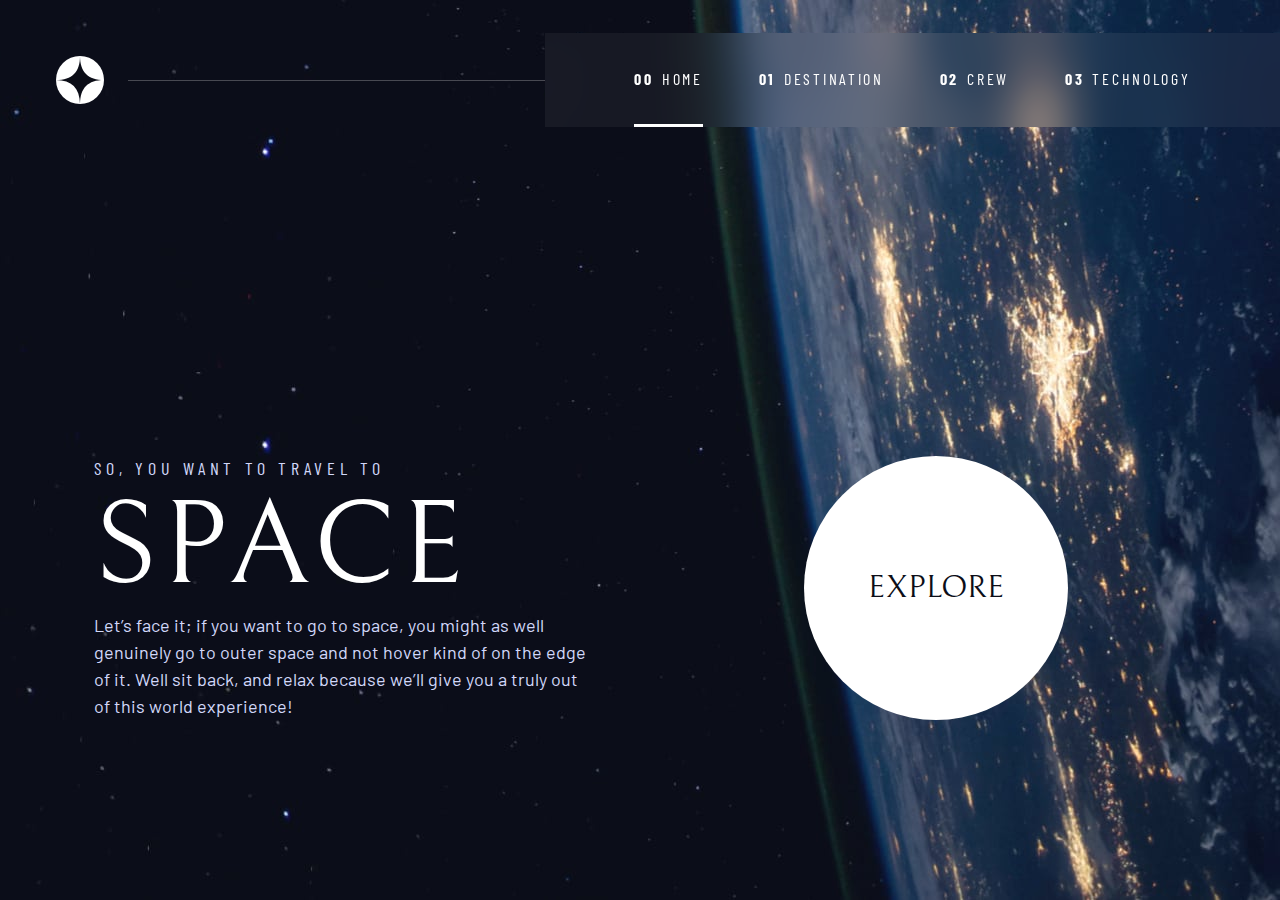
<file: src/index.html>
<!DOCTYPE html>
<html lang="en">
  <head>
    <meta charset="UTF-8" />
    <meta name="viewport" content="width=device-width, initial-scale=1.0" />

    <link
      rel="icon"
      type="image/png"
      sizes="32x32"
      href="./assets/favicon-32x32.png"
    />
    <!-- Google fonts -->
    <link rel="preconnect" href="https://fonts.googleapis.com" />
    <link rel="preconnect" href="https://fonts.gstatic.com" crossorigin />
    <link
      href="https://fonts.googleapis.com/css2?family=Barlow+Condensed:wght@400;700&family=Bellefair&family=Barlow:wght@400;700&display=swap"
      rel="stylesheet"
    />

    <!-- Our custom CSS -->
    <link rel="stylesheet" href="index.css" />
    <title>Frontend Mentor | Space tourism website</title>
    <script src="navigation.js" defer></script>
  </head>
  <body class="home">
    <a class="skip-to-content" href="#main">Skip to content</a>
    <header class="primary-header flex">
      <div>
        <img
          src="./assets/shared/logo.svg"
          alt="space tourism logo"
          class="logo"
        />
      </div>
      <button class="mobile-nav-toggle" aria-controls="primary-navigation">
        <span class="sr-only" aria-expanded="false">Menu</span>
      </button>
      <nav>
        <ul
          id="primary-navigation"
          data-visible="false"
          class="primary-navigation underline-indicators flex"
        >
          <li class="active">
            <a
              class="ff-sans-cond fs-200 uppercase text-white letter-spacing-2"
              href="index.html"
              ><span aria-hidden="true">00</span>Home</a
            >
          </li>
          <li>
            <a
              class="ff-sans-cond fs-200 uppercase text-white letter-spacing-2"
              href="destination.html"
              ><span aria-hidden="true">01</span>Destination</a
            >
          </li>
          <li>
            <a
              class="ff-sans-cond fs-200 uppercase text-white letter-spacing-2"
              href="crew.html"
              ><span aria-hidden="true">02</span>Crew</a
            >
          </li>
          <li>
            <a
              class="ff-sans-cond fs-200 uppercase text-white letter-spacing-2"
              href="technology.html"
              ><span aria-hidden="true">03</span>Technology</a
            >
          </li>
        </ul>
      </nav>
    </header>

    <main id="main" class="grid-container grid-container--home">
      <div>
        <h1 class="text-accent fs-500 ff-sans-cond uppercase letter-spacing-1">
          So, you want to travel to
          <span class="d-block fs-900 ff-serif text-white">Space</span>
        </h1>
        <p class="text-accent">
          Let’s face it; if you want to go to space, you might as well genuinely
          go to outer space and not hover kind of on the edge of it. Well sit
          back, and relax because we’ll give you a truly out of this world
          experience!
        </p>
      </div>
      <div>
        <a
          href="destination.html"
          class="large-button uppercase ff-serif text-dark bg-white"
          >Explore</a
        >
      </div>
    </main>
  </body>
</html>
</file>
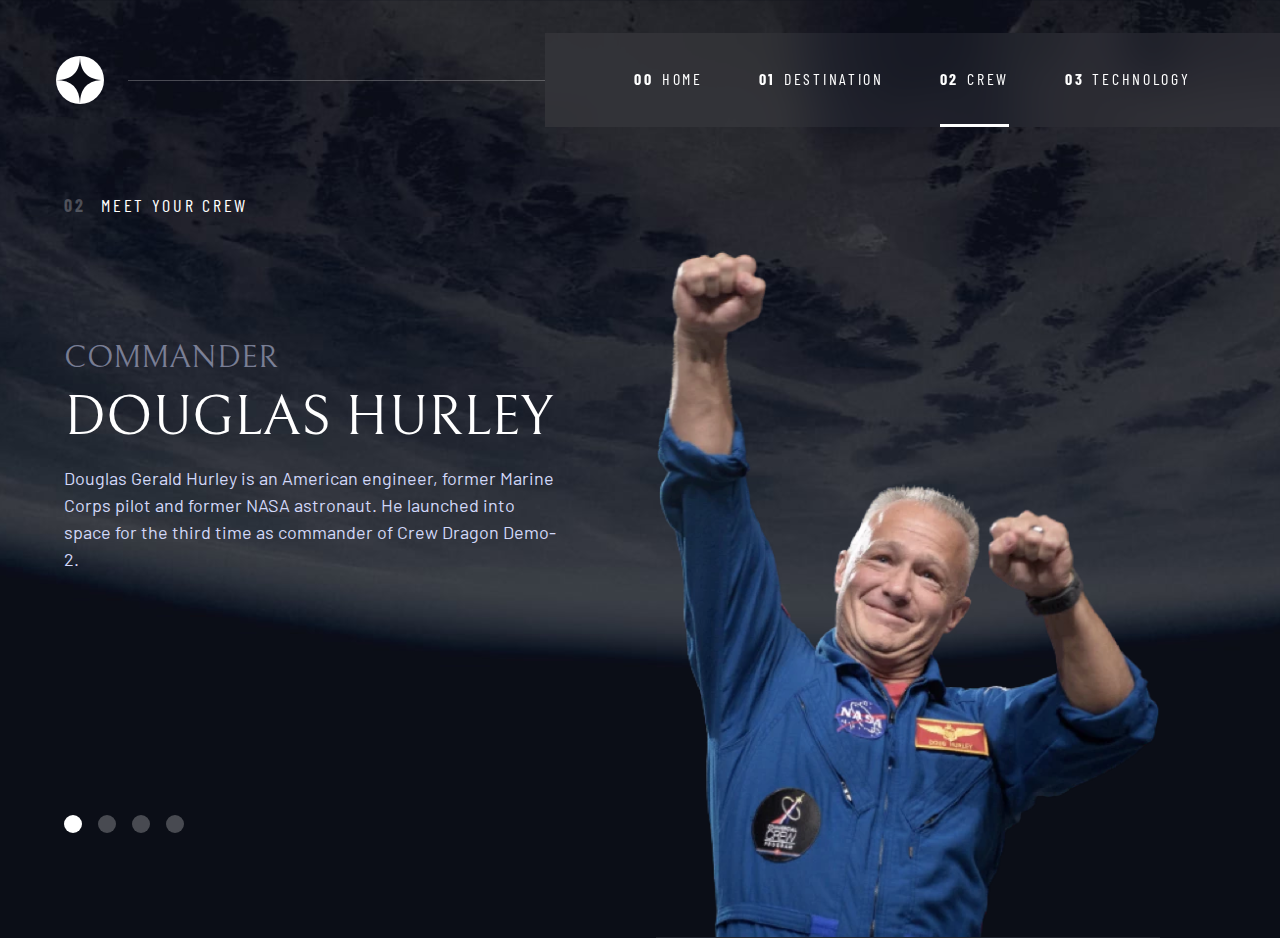
<file: src/crew.html>
<!DOCTYPE html>
<html lang="en">
  <head>
    <meta charset="UTF-8" />
    <meta name="viewport" content="width=device-width, initial-scale=1.0" />

    <link
      rel="icon"
      type="image/png"
      sizes="32x32"
      href="./assets/favicon-32x32.png"
    />
    <!-- Google fonts -->
    <link rel="preconnect" href="https://fonts.googleapis.com" />
    <link rel="preconnect" href="https://fonts.gstatic.com" crossorigin />
    <link
      href="https://fonts.googleapis.com/css2?family=Barlow+Condensed:wght@400;700&family=Bellefair&family=Barlow:wght@400;700&display=swap"
      rel="stylesheet"
    />

    <!-- Our custom CSS -->
    <link rel="stylesheet" href="index.css" />
    <title>Frontend Mentor | Space tourism website</title>
    <script src="navigation.js" defer></script>
    <script src="tabs.js" defer></script>
  </head>
  <body class="crew">
    <a class="skip-to-content" href="#main">Skip to content</a>
    <header class="primary-header flex">
      <div>
        <img
          src="./assets/shared/logo.svg"
          alt="space tourism logo"
          class="logo"
        />
      </div>
      <button class="mobile-nav-toggle" aria-controls="primary-navigation">
        <span class="sr-only" aria-expanded="false">Menu</span>
      </button>
      <nav>
        <ul
          id="primary-navigation"
          data-visible="false"
          class="primary-navigation underline-indicators flex"
        >
          <li>
            <a
              class="ff-sans-cond fs-200 uppercase text-white letter-spacing-2"
              href="index.html"
              ><span aria-hidden="true">00</span>Home</a
            >
          </li>
          <li>
            <a
              class="ff-sans-cond fs-200 uppercase text-white letter-spacing-2"
              href="destination.html"
              ><span aria-hidden="true">01</span>Destination</a
            >
          </li>
          <li class="active">
            <a
              class="ff-sans-cond fs-200 uppercase text-white letter-spacing-2"
              href="crew.html"
              ><span aria-hidden="true">02</span>Crew</a
            >
          </li>
          <li>
            <a
              class="ff-sans-cond fs-200 uppercase text-white letter-spacing-2"
              href="technology.html"
              ><span aria-hidden="true">03</span>Technology</a
            >
          </li>
        </ul>
      </nav>
    </header>

    <main id="main" class="grid-container grid-container--crew flow">
      <h1 class="numbered-title">
        <span aria-hidden="true">02</span> Meet your crew
      </h1>
      <!-- Dots -->
      <div
        class="dot-indicators flex"
        role="tablist"
        aria-label="crew member list"
      >
        <button
          aria-selected="true"
          role="tab"
          aria-controls="commander-tab"
          tabindex="0"
          data-image="commander-image"
        >
          <span class="sr-only">The Commander</span>
        </button>
        <button
          aria-selected="false"
          role="tab"
          aria-controls="mission-specialist-tab"
          tabindex="-1"
          data-image="mission-specialist-image"
        >
          <span class="sr-only">The Mission Specialist</span>
        </button>
        <button
          aria-selected="false"
          role="tab"
          aria-controls="pilot-tab"
          tabindex="-1"
          data-image="pilot-image"
        >
          <span class="sr-only">The Pilot</span>
        </button>
        <button
          aria-selected="false"
          role="tab"
          aria-controls="flight-engineer-tab"
          tabindex="-1"
          data-image="flight-engineer-image"
        >
          <span class="sr-only">The Flight Engineer</span>
        </button>
      </div>

      <!--Commander-->
      <article class="crew-details flow" id="commander-tab" role="tabpanel">
        <header class="flow flow--space-small">
          <h2 class="ff-serif uppercase fs-600">Commander</h2>
          <p class="ff-serif uppercase fs-700">Douglas Hurley</p>
        </header>
        <p class="text-accent">
          Douglas Gerald Hurley is an American engineer, former Marine Corps
          pilot and former NASA astronaut. He launched into space for the third
          time as commander of Crew Dragon Demo-2.
        </p>
      </article>

      <!--Mission Specialist-->
      <article
        class="hidden crew-details flow"
        id="mission-specialist-tab"
        role="tabpanel"
      >
        <header class="flow flow--space-small">
          <h2 class="ff-serif uppercase fs-600">Mission Specialist</h2>
          <p class="ff-serif uppercase fs-700">Mark Shuttleworth</p>
        </header>
        <p class="text-accent">
          Mark Richard Shuttleworth is the founder and CEO of Canonical, the
          company behind the Linux-based Ubuntu operating system. Shuttleworth
          became the first South African to travel to space as a space tourist.
        </p>
      </article>

      <!--Pilot-->
      <article class="hidden crew-details flow" id="pilot-tab" role="tabpanel">
        <header class="flow flow--space-small">
          <h2 class="ff-serif uppercase fs-600">Pilot</h2>
          <p class="ff-serif uppercase fs-700">Victor Glover</p>
        </header>
        <p class="text-accent">
          Pilot on the first operational flight of the SpaceX Crew Dragon to the
          International Space Station. Glover is a commander in the U.S. Navy
          where he pilots an F/A-18.He was a crew member of Expedition 64, and
          served as a station systems flight engineer.
        </p>
      </article>

      <!--Flight Engineer-->
      <article
        class="hidden crew-details flow"
        id="flight-engineer-tab"
        role="tabpanel"
      >
        <header class="flow flow--space-small">
          <h2 class="ff-serif uppercase fs-600">Flight Engineer</h2>
          <p class="ff-serif uppercase fs-700">Anousheh Ansari</p>
        </header>
        <p class="text-accent">
          Anousheh Ansari is an Iranian American engineer and co-founder of
          Prodea Systems. Ansari was the fourth self-funded space tourist, the
          first self-funded woman to fly to the ISS, and the first Iranian in
          space.
        </p>
      </article>

      <picture id="commander-image">
        <source
          srcset="./assets/crew/image-douglas-hurley.webp"
          type="image/webp"
        />
        <img
          src="./assets/crew/image-douglas-hurley.png"
          alt="Douglas Hurley"
        />
      </picture>

      <picture class="hidden" id="mission-specialist-image">
        <source
          srcset="./assets/crew/image-mark-shuttleworth.webp"
          type="image/webp"
        />
        <img
          src="./assets/crew/image-mark-shuttleworth.png"
          alt="Mark Shuttleworth"
        />
      </picture>

      <picture class="hidden" id="pilot-image">
        <source
          srcset="./assets/crew/image-victor-glover.webp"
          type="image/webp"
        />
        <img src="./assets/crew/image-victor-glover.png" alt="Victor Glover" />
      </picture>

      <picture class="hidden" id="flight-engineer-image">
        <source
          srcset="./assets/crew/image-anousheh-ansari.webp"
          type="image/webp"
        />
        <img
          src="./assets/crew/image-anousheh-ansari.png"
          alt="Anousheh Ansari"
        />
      </picture>
    </main>
  </body>
</html>
</file>
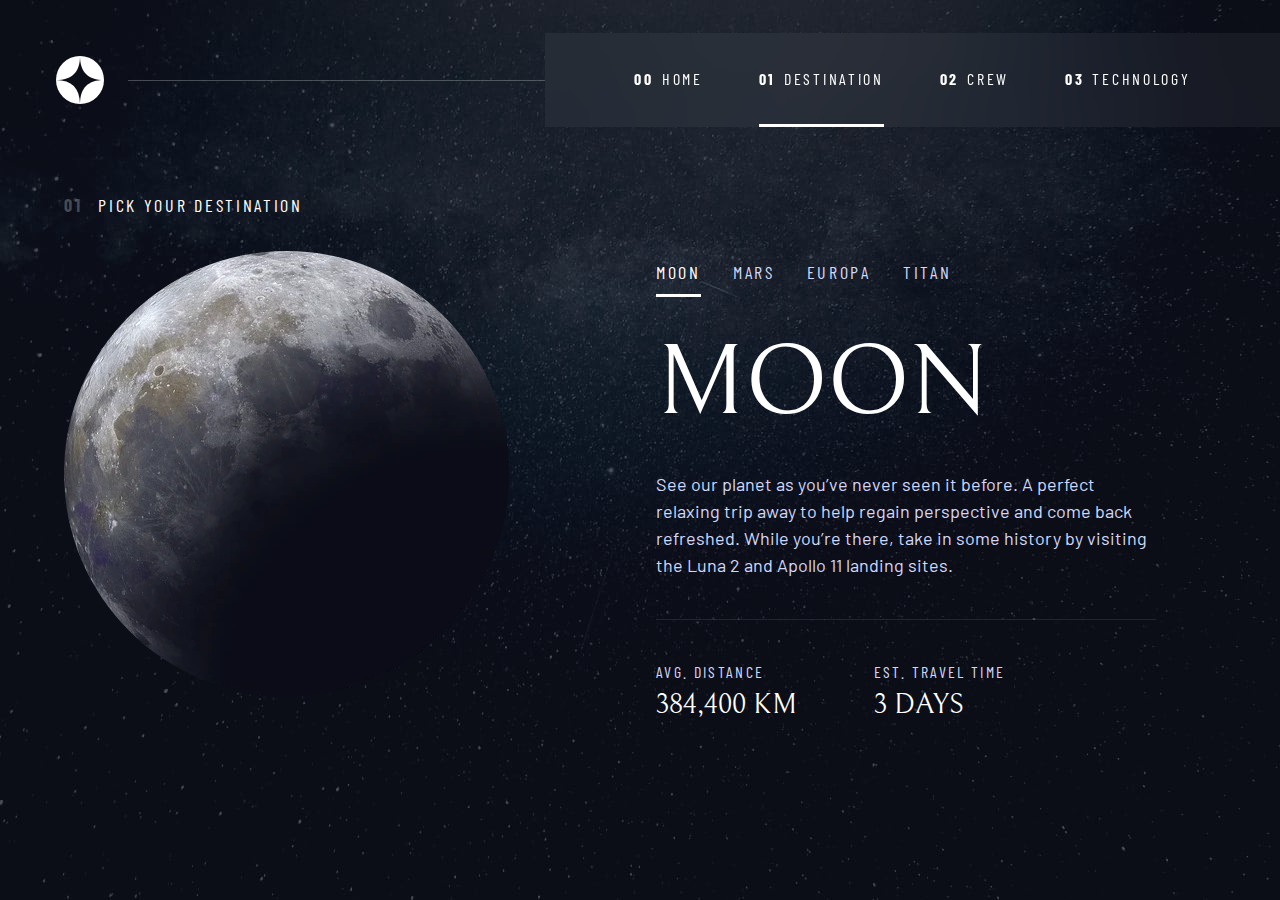
<file: src/destination.html>
<!DOCTYPE html>
<html lang="en">
  <head>
    <meta charset="UTF-8" />
    <meta name="viewport" content="width=device-width, initial-scale=1.0" />

    <link
      rel="icon"
      type="image/png"
      sizes="32x32"
      href="./assets/favicon-32x32.png"
    />
    <!-- Google fonts -->
    <link rel="preconnect" href="https://fonts.googleapis.com" />
    <link rel="preconnect" href="https://fonts.gstatic.com" crossorigin />
    <link
      href="https://fonts.googleapis.com/css2?family=Barlow+Condensed:wght@400;700&family=Bellefair&family=Barlow:wght@400;700&display=swap"
      rel="stylesheet"
    />

    <!-- Our custom CSS -->
    <link rel="stylesheet" href="index.css" />
    <title>Frontend Mentor | Space tourism website</title>
    <script src="navigation.js" defer></script>
    <script src="tabs.js" defer></script>
  </head>

  <body class="destination">
    <a class="skip-to-content" href="#main">Skip to content</a>
    <header class="primary-header flex">
      <div>
        <img
          src="./assets/shared/logo.svg"
          alt="space tourism logo"
          class="logo"
        />
      </div>
      <button class="mobile-nav-toggle" aria-controls="primary-navigation">
        <span class="sr-only" aria-expanded="false">Menu</span>
      </button>
      <nav>
        <ul
          id="primary-navigation"
          data-visible="false"
          class="primary-navigation underline-indicators flex"
        >
          <li>
            <a
              class="ff-sans-cond fs-200 uppercase text-white letter-spacing-2"
              href="index.html"
              ><span aria-hidden="true">00</span>Home</a
            >
          </li>
          <li class="active">
            <a
              class="ff-sans-cond fs-200 uppercase text-white letter-spacing-2"
              href="destination.html"
              ><span aria-hidden="true">01</span>Destination</a
            >
          </li>
          <li>
            <a
              class="ff-sans-cond fs-200 uppercase text-white letter-spacing-2"
              href="crew.html"
              ><span aria-hidden="true">02</span>Crew</a
            >
          </li>
          <li>
            <a
              class="ff-sans-cond fs-200 uppercase text-white letter-spacing-2"
              href="technology.html"
              ><span aria-hidden="true">03</span>Technology</a
            >
          </li>
        </ul>
      </nav>
    </header>

    <main id="main" class="grid-container grid-container--destination flow">
      <h1 class="numbered-title">
        <span aria-hidden="true">01</span> Pick your destination
      </h1>

      <picture id="moon-image">
        <source srcset="assets/destination/image-moon.webp" type="image/webp" />
        <img src="assets/destination/image-moon.png" alt="The Moon" />
      </picture>
      <picture class="hidden" id="mars-image">
        <source srcset="assets/destination/image-mars.webp" type="image/webp" />
        <img src="assets/destination/image-mars.png" alt="Mars" />
      </picture>
      <picture class="hidden" id="europa-image">
        <source
          srcset="assets/destination/image-europa.webp"
          type="image/webp"
        />
        <img src="assets/destination/image-europa.png" alt="Europa" />
      </picture>
      <picture class="hidden" id="titan-image">
        <source
          srcset="assets/destination/image-titan.webp"
          type="image/webp"
        />
        <img src="assets/destination/image-titan.png" alt="Titan" />
      </picture>

      <div
        class="tab-list underline-indicators flex"
        role="tablist"
        aria-label="destination list"
      >
        <button
          aria-selected="true"
          role="tab"
          aria-controls="moon-tab"
          class="uppercase ff-sans-cond text-accent letter-spacing-2"
          tabindex="0"
          data-image="moon-image"
        >
          Moon
        </button>
        <button
          aria-selected="false"
          role="tab"
          aria-controls="mars-tab"
          class="uppercase ff-sans-cond text-accent letter-spacing-2"
          tabindex="-1"
          data-image="mars-image"
        >
          Mars
        </button>
        <button
          aria-selected="false"
          role="tab"
          aria-controls="europa-tab"
          class="uppercase ff-sans-cond text-accent letter-spacing-2"
          tabindex="-1"
          data-image="europa-image"
        >
          Europa
        </button>
        <button
          aria-selected="false"
          role="tab"
          aria-controls="titan-tab"
          class="uppercase ff-sans-cond text-accent letter-spacing-2"
          tabindex="-1"
          data-image="titan-image"
        >
          Titan
        </button>
      </div>

      <!-- The moon -->
      <article class="destination-info flow" id="moon-tab" role="tabpanel">
        <h2 class="fs-800 uppercase ff-serif">Moon</h2>

        <p class="text-accent">
          See our planet as you’ve never seen it before. A perfect relaxing trip
          away to help regain perspective and come back refreshed. While you’re
          there, take in some history by visiting the Luna 2 and Apollo 11
          landing sites.
        </p>

        <div class="destination-meta flex">
          <div>
            <h3
              class="text-accent ff-sans-cond fs-200 uppercase letter-spacing-3"
            >
              Avg. distance
            </h3>
            <p class="ff-serif uppercase">384,400 km</p>
          </div>
          <div>
            <h3
              class="text-accent ff-sans-cond fs-200 uppercase letter-spacing-3"
            >
              Est. travel time
            </h3>
            <p class="ff-serif uppercase">3 days</p>
          </div>
        </div>
      </article>

      <!-- Mars -->
      <article
        class="hidden destination-info flow"
        id="mars-tab"
        role="tabpanel"
      >
        <h2 class="fs-800 uppercase ff-serif">Mars</h2>

        <p class="text-accent">
          Don’t forget to pack your hiking boots. You’ll need them to tackle
          Olympus Mons, the tallest planetary mountain in our solar system. It’s
          two and a half times the size of Everest!
        </p>

        <div class="destination-meta flex">
          <div>
            <h3
              class="text-accent ff-sans-cond fs-200 uppercase letter-spacing-3"
            >
              Avg. distance
            </h3>
            <p class="ff-serif uppercase">225 mil. km</p>
          </div>
          <div>
            <h3
              class="text-accent ff-sans-cond fs-200 uppercase letter-spacing-3"
            >
              Est. travel time
            </h3>
            <p class="ff-serif uppercase">9 months</p>
          </div>
        </div>
      </article>

      <!-- Europa -->
      <article
        class="hidden destination-info flow"
        id="europa-tab"
        role="tabpanel"
      >
        <h2 class="fs-800 uppercase ff-serif">Europa</h2>

        <p class="text-accent">
          The smallest of the four Galilean moons orbiting Jupiter, Europa is a
          winter lover’s dream. With an icy surface, it’s perfect for a bit of
          ice skating, curling, hockey, or simple relaxation in your snug
          wintery cabin.
        </p>
        <div class="destination-meta flex">
          <div>
            <h3
              class="text-accent ff-sans-cond fs-200 uppercase letter-spacing-3"
            >
              Avg. distance
            </h3>
            <p class="ff-serif uppercase">628 mil. km</p>
          </div>
          <div>
            <h3
              class="text-accent ff-sans-cond fs-200 uppercase letter-spacing-3"
            >
              Est. travel time
            </h3>
            <p class="ff-serif uppercase">3 years</p>
          </div>
        </div>
      </article>

      <!-- Titan -->
      <article
        class="hidden destination-info flow"
        id="titan-tab"
        role="tabpanel"
      >
        <h2 class="fs-800 uppercase ff-serif">Titan</h2>

        <p class="text-accent">
          The only moon known to have a dense atmosphere other than Earth, Titan
          is a home away from home (just a few hundred degrees colder!). As a
          bonus, you get striking views of the Rings of Saturn.
        </p>

        <div class="destination-meta flex">
          <div>
            <h3
              class="text-accent ff-sans-cond fs-200 uppercase letter-spacing-3"
            >
              Avg. distance
            </h3>
            <p class="ff-serif uppercase">1.6 bil. km</p>
          </div>
          <div>
            <h3
              class="text-accent ff-sans-cond fs-200 uppercase letter-spacing-3"
            >
              Est. travel time
            </h3>
            <p class="ff-serif uppercase">7 years</p>
          </div>
        </div>
      </article>
    </main>
  </body>
</html>
</file>
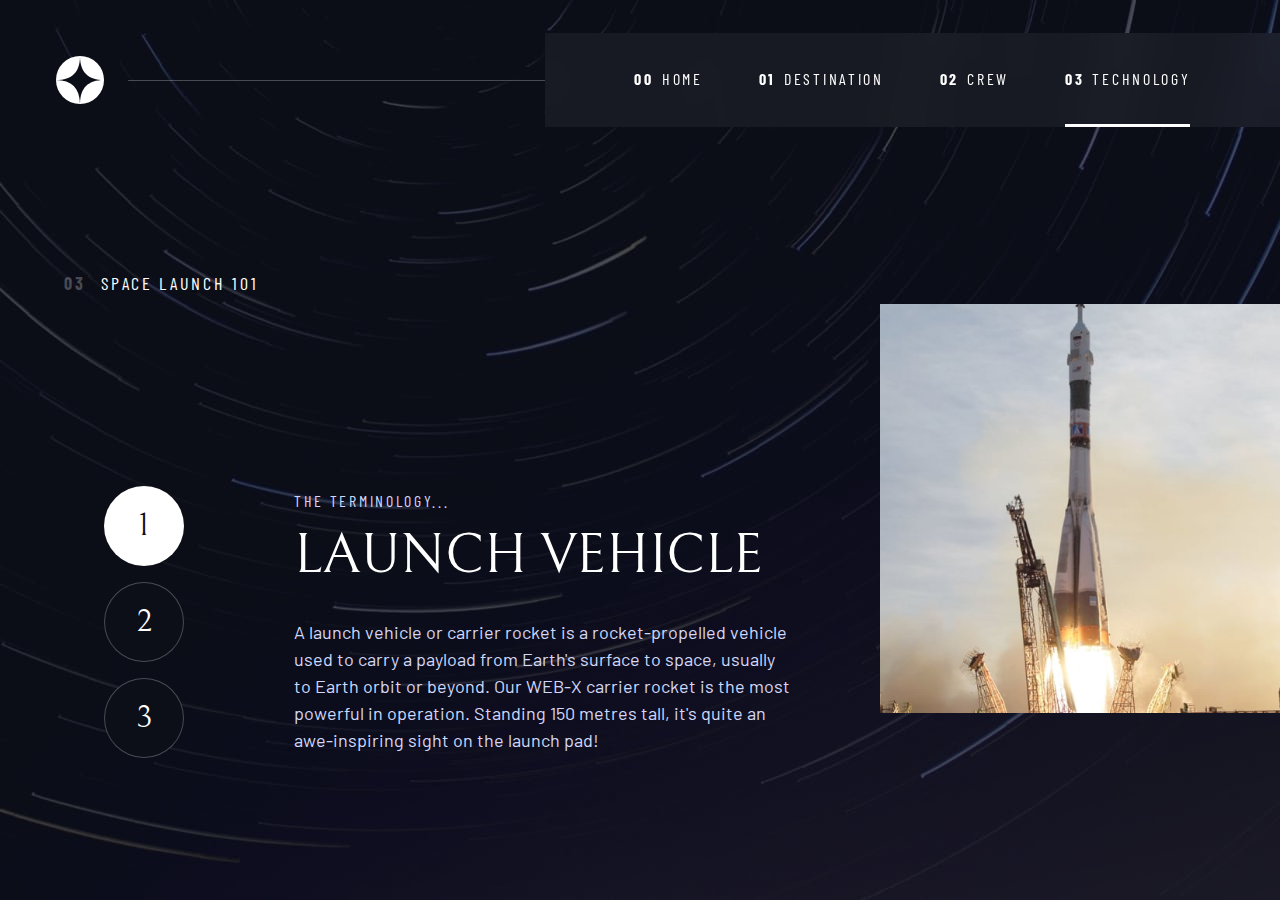
<file: src/technology.html>
<!DOCTYPE html>
<html lang="en">
  <head>
    <meta charset="UTF-8" />
    <meta name="viewport" content="width=device-width, initial-scale=1.0" />

    <link
      rel="icon"
      type="image/png"
      sizes="32x32"
      href="./assets/favicon-32x32.png"
    />
    <!-- Google fonts -->
    <link rel="preconnect" href="https://fonts.googleapis.com" />
    <link rel="preconnect" href="https://fonts.gstatic.com" crossorigin />
    <link
      href="https://fonts.googleapis.com/css2?family=Barlow+Condensed:wght@400;700&family=Bellefair&family=Barlow:wght@400;700&display=swap"
      rel="stylesheet"
    />

    <!-- Our custom CSS -->
    <link rel="stylesheet" href="index.css" />
    <title>Frontend Mentor | Space tourism website</title>
    <script src="navigation.js" defer></script>
    <script src="tabs.js" defer></script>
  </head>
  <body class="technology">
    <a class="skip-to-content" href="#main">Skip to content</a>
    <header class="primary-header flex">
      <div>
        <img
          src="./assets/shared/logo.svg"
          alt="space tourism logo"
          class="logo"
        />
      </div>
      <button class="mobile-nav-toggle" aria-controls="primary-navigation">
        <span class="sr-only" aria-expanded="false">Menu</span>
      </button>
      <nav>
        <ul
          id="primary-navigation"
          data-visible="false"
          class="primary-navigation underline-indicators flex"
        >
          <li>
            <a
              class="ff-sans-cond fs-200 uppercase text-white letter-spacing-2"
              href="index.html"
              ><span aria-hidden="true">00</span>Home</a
            >
          </li>
          <li>
            <a
              class="ff-sans-cond fs-200 uppercase text-white letter-spacing-2"
              href="destination.html"
              ><span aria-hidden="true">01</span>Destination</a
            >
          </li>
          <li>
            <a
              class="ff-sans-cond fs-200 uppercase text-white letter-spacing-2"
              href="crew.html"
              ><span aria-hidden="true">02</span>Crew</a
            >
          </li>
          <li class="active">
            <a
              class="ff-sans-cond fs-200 uppercase text-white letter-spacing-2"
              href="technology.html"
              ><span aria-hidden="true">03</span>Technology</a
            >
          </li>
        </ul>
      </nav>
    </header>

    <main
      id="main-technology"
      class="grid-container grid-container--technology flow"
    >
      <h1 class="numbered-title">
        <span aria-hidden="true">03</span> Space launch 101
      </h1>

      <picture id="launch-vehicle">
        <img
          src="assets/technology/image-launch-vehicle-landscape.jpg"
          alt="Launch rocket"
        />
      </picture>
      <picture id="spaceport" class="hidden">
        <img
          src="assets/technology/image-spaceport-landscape.jpg"
          alt="Spaceport"
        />
      </picture>
      <picture id="space-capsule" class="hidden">
        <img
          src="assets/technology/image-space-capsule-landscape.jpg"
          alt="Space capsule"
        />
      </picture>

      <!-- Numbers -->
      <div
        class="number-indicators flex"
        role="tablist"
        aria-label="technology-list"
      >
        <button
          aria-selected="true"
          role="tab"
          aria-controls="launch-vehicle-tab"
          tabindex="0"
          data-image="launch-vehicle"
          class="ff-serif fs-600"
        >
          1
          <span class="sr-only">Launch vehicle</span>
        </button>
        <button
          aria-selected="false"
          role="tab"
          aria-controls="spaceport-tab"
          tabindex="-1"
          data-image="spaceport"
          class="ff-serif fs-600"
        >
          2
          <span class="sr-only">Spaceport</span>
        </button>
        <button
          aria-selected="false"
          role="tab"
          aria-controls="space-capsule-tab"
          tabindex="-1"
          data-image="space-capsule"
          class="ff-serif fs-600"
        >
          3
          <span class="sr-only">Space capsule</span>
        </button>
      </div>

      <!--Launch Vehicle-->
      <article
        class="technology-info flow"
        id="launch-vehicle-tab"
        role="tabpanel"
      >
        <header class="flow flow--space-small">
          <h2
            class="ff-sans-cond fs-200 text-accent uppercase letter-spacing-2"
          >
            The terminology...
          </h2>
          <p class="ff-serif fs-700 uppercase">Launch vehicle</p>
        </header>
        <p class="text-accent">
          A launch vehicle or carrier rocket is a rocket-propelled vehicle used
          to carry a payload from Earth's surface to space, usually to Earth
          orbit or beyond. Our WEB-X carrier rocket is the most powerful in
          operation. Standing 150 metres tall, it's quite an awe-inspiring sight
          on the launch pad!
        </p>
      </article>

      <!--Spaceport-->
      <article
        class="hidden technology-info flow"
        id="spaceport-tab"
        role="tabpanel"
      >
        <header class="flow flow--space-small">
          <h2
            class="ff-sans-cond fs-200 text-accent uppercase letter-spacing-2"
          >
            The terminology...
          </h2>
          <p class="ff-serif fs-700 uppercase">Spaceport</p>
        </header>
        <p class="text-accent">
          A spaceport or cosmodrome is a site for launching (or receiving)
          spacecraft, by analogy to the seaport for ships or airport for
          aircraft. Based in the famous Cape Canaveral, our spaceport is ideally
          situated to take advantage of the Earth’s rotation for launch.
        </p>
      </article>

      <!--Space Capsule-->
      <article
        class="hidden technology-info flow"
        id="space-capsule-tab"
        role="tabpanel"
      >
        <header class="flow flow--space-small">
          <h2
            class="ff-sans-cond fs-200 text-accent uppercase letter-spacing-2"
          >
            The terminology...
          </h2>
          <p class="ff-serif fs-700 uppercase">Space Capsule</p>
        </header>
        <p class="text-accent">
          A space capsule is an often-crewed spacecraft that uses a blunt-body
          reentry capsule to reenter the Earth's atmosphere without wings. Our
          capsule is where you'll spend your time during the flight. It includes
          a space gym, cinema, and plenty of other activities to keep you
          entertained.
        </p>
      </article>
    </main>

    <script>
      // Swap out landscape for portrait when we go to desktop screen.
      window.addEventListener("load", () => {
        const main = document.getElementById("main-technology");
        const pictures = main.querySelectorAll("picture");

        function swapImages(pictures) {
          pictures.forEach((picture) => {
            const image = picture.querySelector("img");
            if (window.innerWidth > 720) {
              image.src = `assets/technology/image-${picture.id}-portrait.jpg`;
            } else {
              image.src = `assets/technology/image-${picture.id}-landscape.jpg`;
            }
          });
        }
        // Call swapImage() initially and on window resize
        swapImages(pictures);
        window.addEventListener("resize", () => swapImages(pictures));
      });
    </script>
  </body>
</html>
</file>
<file: src/index.css>
/* ------------------- */
/* Custom properties   */
/* ------------------- */

:root {
  /* colors */
  --clr-dark: 230 35% 7%;
  --clr-light: 231 77% 90%;
  --clr-white: 0 0% 100%;

  /* font-sizes */
  --fs-900: clamp(5rem, 8vw + 1rem, 9.375rem); /* 80px */
  --fs-800: 3.5rem; /* 56px */
  --fs-700: 1.5rem; /* 24px */
  --fs-600: 1rem; /* 16px */
  --fs-500: 1rem; /* 16px */
  --fs-400: 0.9375rem; /* 15px */
  --fs-300: 1rem; /* 16px */
  --fs-200: 0.875rem; /* 14px */

  /* font-families */
  --ff-serif: "Bellefair", serif;
  --ff-sans-cond: "Barlow Condensed", sans-serif;
  --ff-sans-normal: "Barlow", sans-serif;
}

@media (min-width: 35em) {
  :root {
    --fs-800: 5rem; /* 80px */
    --fs-700: 2.5rem; /* 40px */
    --fs-600: 1.5rem; /* 24px */
    --fs-500: 1.25 rem; /* 20px */
    --fs-400: 1rem; /* 16px */
    --fs-200: 1rem; /* 16px */
  }
}

@media (min-width: 45em) {
  :root {
    --fs-800: 6.25rem; /* 100px */
    --fs-700: 3.5rem; /* 56px */
    --fs-600: 2rem; /* 32px */
    --fs-500: 1.75 rem; /* 28px */
    --fs-400: 1.125rem; /* 18px */
  }
}

/* ------------------- */
/* Reset               */
/* ------------------- */

/* https://piccalil.li/blog/a-modern-css-reset/ */

/* Box sizing */
*,
*::before,
*::after {
  box-sizing: border-box;
}

/* Reset margins */
body,
h1,
h2,
h3,
h4,
h5,
p,
figure,
picture {
  margin: 0;
}

h1,
h2,
h3,
h4,
h5,
h6,
p {
  font-weight: 400;
}

/* set up the body */
body {
  font-family: var(--ff-sans-normal);
  font-size: var(--fs-400);
  color: hsl(var(--clr-white));
  background-color: hsl(var(--clr-dark));
  line-height: 1.5;
  min-height: 100vh;

  display: grid;
  grid-template-rows: min-content 1fr;

  overflow-x: hidden;
}

/* make images easier to work with */
img,
picture {
  max-width: 100%;
  display: block;
}

/* make form elements easier to work with */
input,
button,
textarea,
select {
  font: inherit;
}

/* remove animations for people who've turned them off */
@media (prefers-reduced-motion: reduce) {
  *,
  *::before,
  *::after {
    animation-duration: 0.01ms !important;
    animation-iteration-count: 1 !important;
    transition-duration: 0.01ms !important;
    scroll-behavior: auto !important;
  }
}

/* ------------------- */
/* Utility classes     */
/* ------------------- */

/* general */

.flex {
  display: flex;
  gap: var(--gap, 1rem);
}

.grid {
  display: grid;
  gap: var(--gap, 1rem);
}

.d-block {
  display: block;
}

.hidden {
  display: none;
}

.flow > *:where(:not(:first-child)) {
  margin-top: var(--flow-space, 1rem);
}

.flow--space-small {
  --flow-space: 0.75rem;
}

.container {
  padding-inline: 2em;
  margin-inline: auto;
  max-width: 80rem;
}

.sr-only {
  position: absolute;
  width: 1px;
  height: 1px;
  padding: 0;
  margin: -1px;
  overflow: hidden;
  clip: rect(0, 0, 0, 0);
  white-space: nowrap; /* added line */
  border: 0;
}

.skip-to-content {
  position: absolute;
  z-index: 9999;
  background: hsl(var(--clr-white));
  color: hsl(var(--clr-dark));
  padding: 0.5em 1em;
  margin-inline: auto;
  transform: translateY(-100%);
  transition: transform 250ms ease-in;
}

.skip-to-content:focus {
  transform: translateY(0);
}

/* colors */

.bg-dark {
  background-color: hsl(var(--clr-dark));
}
.bg-accent {
  background-color: hsl(var(--clr-light));
}
.bg-white {
  background-color: hsl(var(--clr-white));
}

.text-dark {
  color: hsl(var(--clr-dark));
}
.text-accent {
  color: hsl(var(--clr-light));
}
.text-white {
  color: hsl(var(--clr-white));
}

/* typography */

.ff-serif {
  font-family: var(--ff-serif);
}
.ff-sans-cond {
  font-family: var(--ff-sans-cond);
}
.ff-sans-normal {
  font-family: var(--ff-sans-normal);
}

.letter-spacing-1 {
  letter-spacing: 4.75px;
}
.letter-spacing-2 {
  letter-spacing: 2.7px;
}
.letter-spacing-3 {
  letter-spacing: 2.35px;
}

.uppercase {
  text-transform: uppercase;
}

.fs-900 {
  font-size: var(--fs-900);
}
.fs-800 {
  font-size: var(--fs-800);
}
.fs-700 {
  font-size: var(--fs-700);
}
.fs-600 {
  font-size: var(--fs-600);
}
.fs-500 {
  font-size: var(--fs-500);
}
.fs-400 {
  font-size: var(--fs-400);
}
.fs-300 {
  font-size: var(--fs-300);
}
.fs-200 {
  font-size: var(--fs-200);
}

.fs-900,
.fs-800,
.fs-700,
.fs-600 {
  line-height: 1.1;
}

.numbered-title {
  font-family: var(--ff-sans-cond);
  font-size: var(--fs-500);
  text-transform: uppercase;
  letter-spacing: 2.7px;
}

.numbered-title span {
  margin-right: 0.5em;
  font-weight: 700;
  color: hsl(var(--clr-white) / 0.25);
}

/* ------------------- */
/* Components          */
/* ------------------- */

.large-button {
  font-size: 2rem;
  position: relative;
  z-index: 1;
  display: inline-grid;
  place-items: center;
  padding: 0 2em;
  border-radius: 50%;
  aspect-ratio: 1;
  text-decoration: none;
}

.large-button::after {
  content: "";
  position: absolute;
  z-index: -1;
  width: 100%;
  height: 100%;
  background: hsl(var(--clr-white) / 0.1);
  border-radius: 50%;
  opacity: 0;
  transition: opacity 500ms linear, transform 750ms ease-in-out;
}

.large-button:hover::after,
.large-button:focus::after {
  opacity: 1;
  transform: scale(1.5);
}

/* primary-header */

.logo {
  margin: 1.5rem clamp(1.5rem, 5vw, 3.5rem);
}

.primary-header {
  justify-content: space-between;
  align-items: center;
}

.primary-navigation {
  --gap: clamp(1.5rem, 5vw, 3.5rem);
  --underline-gap: 2rem;
  list-style: none;
  padding: 0;
  margin: 0;
  background: hsl(var(--clr-white) / 0.05);
  backdrop-filter: blur(1.5rem);
}

.primary-navigation a {
  text-decoration: none;
}

.primary-navigation a > span {
  font-weight: 700;
  margin-right: 0.5em;
}

.mobile-nav-toggle {
  display: none;
}

@media (max-width: 35rem) {
  .primary-navigation {
    --underline-gap: 0.5rem;
    position: fixed;
    z-index: 1000;
    inset: 0 0 0 30%;
    list-style: none;
    padding: min(20rem, 15vh) 2rem;
    margin: 0;
    flex-direction: column;
    transform: translateX(100%);
    transition: transform 500ms ease-in-out;
  }

  .primary-navigation[data-visible="true"] {
    transform: translateX(0);
  }

  .primary-navigation.underline-indicators > .active {
    border: 0;
  }

  .mobile-nav-toggle {
    display: block;
    position: absolute;
    z-index: 2000;
    right: 1rem;
    top: 2rem;
    background: transparent;
    background-image: url(./assets/shared/icon-hamburger.svg);
    background-repeat: no-repeat;
    background-position: center;
    width: 1.5rem;
    aspect-ratio: 1;
    border: 0;
  }

  .mobile-nav-toggle[aria-expanded="true"] {
    background-image: url(./assets/shared/icon-close.svg);
  }

  .mobile-nav-toggle:focus-visible {
    outline: 5px solid white;
    outline-offset: 5px;
  }
}

@media (min-width: 35em) {
  .primary-navigation {
    padding-inline: clamp(3rem, 7vw, 7rem);
  }
}

@media (min-width: 35em) and (max-width: 44.999em) {
  .primary-navigation a > span {
    display: none;
  }
  .numbered-title {
    margin-left: 1rem;
  }
}

@media (min-width: 45em) {
  .primary-header::after {
    content: "";
    display: block;
    position: relative;
    height: 1px;
    width: 100%;
    margin-right: -2.5rem;
    background: hsl(var(--clr-white) / 0.25);
    order: 1;
  }

  nav {
    order: 2;
  }

  .primary-header {
    margin-block: 2rem;
  }
}

.underline-indicators > * {
  cursor: pointer;
  padding: var(--underline-gap, 0.5rem) 0;
  border: 0;
  border-bottom: 0.2rem solid hsl(var(--clr-white) / 0);
  background-color: transparent;
}

.underline-indicators > li:hover,
.underline-indicators > li:focus,
.underline-indicators > button:hover,
.underline-indicators > button:focus {
  border-color: hsl(var(--clr-white) / 0.5);
}

.underline-indicators > .active,
.underline-indicators > [aria-selected="true"] {
  color: hsl(var(--clr-white) / 1) !important;
  border-color: hsl(var(--clr-white) / 1) !important;
}

.tab-list {
  --gap: 2rem;
}

.dot-indicators > * {
  cursor: pointer;
  border: 0;
  border-radius: 50%;
  padding: 0.5em;
  background-color: hsl(var(--clr-white) / 0.25);
}

.dot-indicators > button:hover,
.dot-indicators > button:focus {
  background-color: hsl(var(--clr-white) / 0.5);
}

.dot-indicators > [aria-selected="true"] {
  background-color: hsl(var(--clr-white) / 1) !important;
}

.number-indicators > * {
  cursor: pointer;
  border: 0;
  width: 2.5rem;
  height: 2.5rem;
  border-radius: 50%;
  background-color: hsl(var(--clr-dark));
  color: hsl(var(--clr-white));
  border: 0.1rem solid hsl(var(--clr-white) / 0.25);
}

.number-indicators > button:hover,
.number-indicators > button:focus {
  border-color: hsl(var(--clr-white) / 1);
}

.number-indicators > [aria-selected="true"] {
  background-color: hsl(var(--clr-white)) !important;
  color: hsl(var(--clr-dark)) !important;
}

@media (min-width: 35em) {
  .number-indicators > * {
    width: 3.75rem;
    height: 3.75rem;
  }
}

@media (min-width: 45em) {
  .number-indicators {
    flex-direction: column;
  }
  .number-indicators > * {
    width: 5rem;
    height: 5rem;
  }
}

/* ----------------------------- */
/* Page specific background      */
/* ----------------------------- */

body {
  background-size: cover;
  background-position: bottom center;
}

/* home */
.home {
  background-image: url(./assets/home/background-home-mobile.jpg);
}

@media (min-width: 35rem) {
  .home {
    background-position: center center;
    background-image: url(./assets/home/background-home-tablet.jpg);
  }
}

@media (min-width: 45rem) {
  .home {
    background-image: url(./assets/home/background-home-desktop.jpg);
  }
}

/* destination */
.destination {
  background-image: url(./assets/destination/background-destination-mobile.jpg);
}

@media (min-width: 35rem) {
  .destination {
    background-position: center center;
    background-image: url(./assets/destination/background-destination-tablet.jpg);
  }
}

@media (min-width: 45rem) {
  .destination {
    background-image: url(./assets/destination/background-destination-desktop.jpg);
  }
}

/* crew */
.crew {
  background-image: url(./assets/crew/background-crew-mobile.jpg);
}

@media (min-width: 35rem) {
  .crew {
    background-position: center center;
    background-image: url(./assets/crew/background-crew-tablet.jpg);
  }
}

@media (min-width: 45rem) {
  .crew {
    background-image: url(./assets/crew/background-crew-desktop.jpg);
  }
}

/* technology */
.technology {
  background-image: url(./assets/technology/background-technology-mobile.jpg);
}

@media (min-width: 35rem) {
  .technology {
    background-position: center center;
    background-image: url(./assets/technology/background-technology-tablet.jpg);
  }
}

@media (min-width: 45rem) {
  .technology {
    background-image: url(./assets/technology/background-technology-desktop.jpg);
  }
}

/* ----------------------------- */
/* Layout                        */
/* ----------------------------- */

.grid-container {
  text-align: center;
  display: grid;
  place-items: center;
  padding-inline: 1rem;
  padding-bottom: 4rem;
}

.grid-container p {
  max-width: 50ch;
}

.numbered-title {
  grid-area: title;
}

/* destination layout */

.grid-container--destination {
  --flow-space: 2rem;
  grid-template-areas:
    "title"
    "image"
    "tabs"
    "content";
}

.grid-container--destination > picture {
  grid-area: image;
  max-width: 60%;
  align-self: start;
}

.grid-container--destination > .tab-list {
  grid-area: tabs;
}

.grid-container--destination > .destination-info {
  grid-area: content;
}

.destination-meta {
  flex-direction: column;
  border-top: 1px solid hsl(var(--clr-white) / 0.1);
  padding-top: 2.5rem;
  margin-top: 2.5rem;
}

.destination-meta p {
  font-size: 1.75rem;
}

/* crew layout */

.grid-container--crew {
  --flow-space: 2rem;
  grid-template-areas:
    "title"
    "image"
    "dots"
    "content";
}

.grid-container--crew > picture {
  grid-area: image;
  max-width: 60%;
  border-bottom: 1px solid hsl(var(--clr-white) / 0.1);
}

.grid-container--crew > .dot-indicators {
  grid-area: dots;
}

.grid-container--crew > .crew-details {
  grid-area: content;
}

.crew-details {
  --flow-space: 1rem;
}

.crew-details h2 {
  color: hsl(var(--clr-light) / 0.5);
}

/* technology layout */

.grid-container--technology {
  --flow-space: 2rem;
  grid-template-areas:
    "title"
    "image"
    "numbers"
    "content";
}

.grid-container--technology > picture {
  grid-area: image;
  width: 113%;
  height: auto;
  transform: scale(calc(35 / 31));
  transform-origin: center center;
}

.grid-container--technology > .number-indicators {
  grid-area: numbers;
}

.grid-container--technology > .technology-info {
  grid-area: content;
}

@media (min-width: 35em) {
  .numbered-title {
    justify-self: start;
    margin-top: 2rem;
  }

  .destination-meta {
    flex-direction: row;
    justify-content: space-evenly;
  }

  .grid-container--crew {
    padding-bottom: 0;
    grid-template-areas:
      "title"
      "content"
      "dots"
      "image";
  }

  .grid-container--technology > picture {
    width: 110%;
    transform: scale(45/41);
    margin-top: 3rem;
  }
}

@media (min-width: 45em) {
  .grid-container {
    text-align: left;
    column-gap: var(--container-gap, 2rem);
    grid-template-columns: minmax(1rem, 1fr) repeat(2, minmax(0, 40rem)) minmax(
        1rem,
        1fr
      );
  }

  .grid-container--home {
    padding-bottom: max(6rem, 20vh);
    align-items: end;
  }

  .grid-container--home > *:first-child {
    grid-column: 2;
  }

  .grid-container--home > *:last-child {
    grid-column: 3;
  }

  .grid-container--destination {
    justify-items: start;
    align-content: start;
    grid-template-areas:
      ". title title ."
      ". image tabs ."
      ". image content .";
  }

  .grid-container--destination > picture,
  .grid-container--crew > picture {
    max-width: 90%;
  }

  .destination-meta {
    --gap: min(6vw, 6rem);
    justify-content: flex-start;
  }

  .grid-container--crew {
    justify-items: start;
    grid-template-areas:
      ". title title ."
      ". content image ."
      ". dots image .";
  }

  .grid-container--technology {
    grid-template-columns: minmax(1rem, 1fr) minmax(0, 10rem) minmax(0, 45rem) minmax(
        0,
        25rem
      );
    grid-template-areas:
      ". title image image "
      ". numbers content .";
    position: relative;
  }

  .grid-container--technology > .numbered-title {
    margin-right: -10rem;
  }

  .grid-container--technology > picture {
    position: absolute;
    top: 6rem;
    width: 50%;
    max-width: 400px;
    height: auto;
    transform: none;
    justify-self: right;
    margin-right: -1rem;
  }
}
</file>
